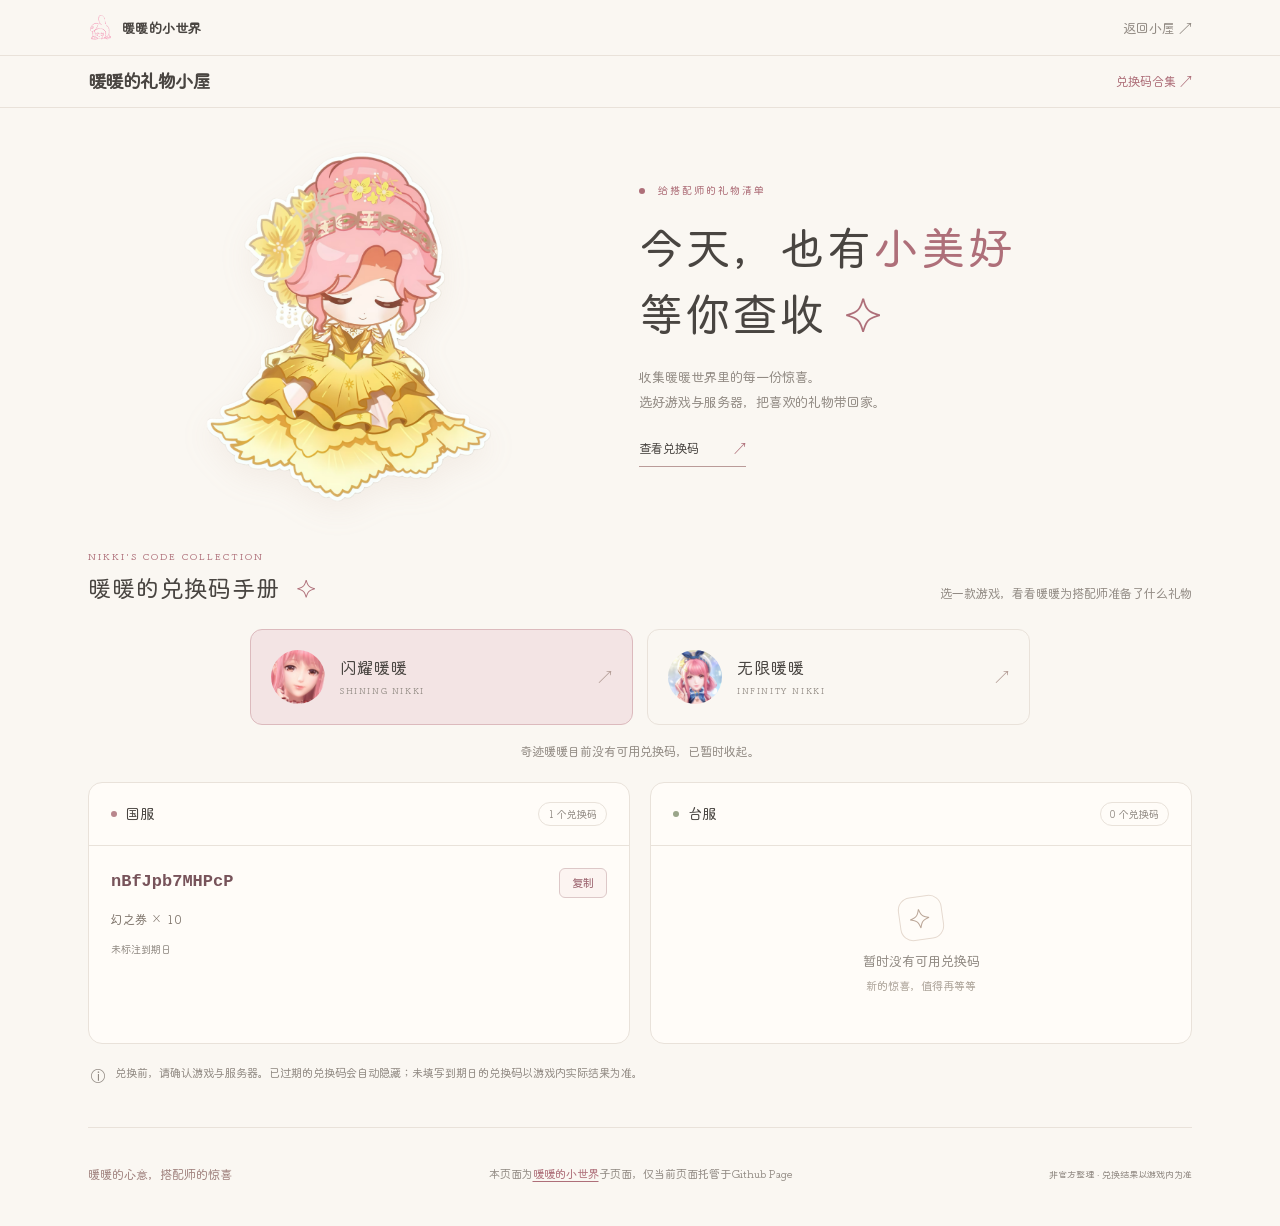
<file: index.html>
<!doctype html>
<html lang="zh-CN">
<head>
  <meta charset="utf-8">
  <meta name="viewport" content="width=device-width,initial-scale=1">
  <meta name="theme-color" content="#faf7f2">
  <meta name="description" content="暖暖系列兑换码小站，按游戏与服务器整理，一键复制兑换码。">
  <title>暖暖的礼物小屋</title>
  <link rel="icon" href="nikki_logo.png" type="image/png">
  <link rel="apple-touch-icon" href="nikki_logo.png">
  <link rel="stylesheet" href="style.css">
  <link rel="stylesheet" href="images.css">
  <link rel="stylesheet" href="fonts.css">
  <script src="app.js" defer></script>
</head>
<body>
  <header class="site-bar">
    <div class="bar-inner">
      <a class="world-brand" href="https://nikki.su"><img src="nikki_logo.png" alt="" width="25" height="25">暖暖的小世界</a>
      <a class="return-link" href="https://nikki.su">返回小屋 ↗</a>
    </div>
  </header>
  <div class="local-bar">
    <div class="bar-inner">
      <a class="local-title" href="/" aria-current="page">暖暖的礼物小屋</a>
      <a class="local-link" href="#collection">兑换码合集 ↗</a>
    </div>
  </div>
  <main>
    <section class="hero">
      <figure class="hero-illustration" tabindex="0" aria-describedby="image-credit">
        <img src="IMG_5644.PNG" alt="身穿黄色花朵礼裙的暖暖" width="1592" height="1978" fetchpriority="high">
        <figcaption id="image-credit" role="tooltip">该素材来源于必胜客 x 无限暖暖联动</figcaption>
      </figure>
      <div class="hero-copy"><p class="eyebrow"><span></span> 给搭配师的礼物清单</p><h1>今天，也有<span>小美好</span><br>等你查收<span class="title-star">✧</span></h1><p class="intro">收集暖暖世界里的每一份惊喜。<br>选好游戏与服务器，把喜欢的礼物带回家。</p><a class="hero-link" href="#collection">查看兑换码 <span>↗</span></a></div>
    </section>
    <section id="collection" aria-label="兑换码合集">
      <div class="collection-title"><div><p class="eyebrow">NIKKI'S CODE COLLECTION</p><h2>暖暖的兑换码手册 <span>✧</span></h2></div><p>选一款游戏，看看暖暖为搭配师准备了什么礼物</p></div>
      <div class="game-tabs" role="tablist" aria-label="选择游戏">
        <button class="game-tab" id="tab-miracle" role="tab" aria-selected="true" aria-controls="game-panel" data-game="miracle"><span class="game-icon"><img src="Love_Nikki_logo.avif" alt="" width="54" height="54"></span><span><strong>奇迹暖暖</strong><small>LOVE NIKKI</small></span><span class="tab-arrow">↗</span></button>
        <button class="game-tab" id="tab-shining" role="tab" aria-selected="false" aria-controls="game-panel" tabindex="-1" data-game="shining"><span class="game-icon"><img src="Shining_Nikki_logo.avif" alt="" width="54" height="54"></span><span><strong>闪耀暖暖</strong><small>SHINING NIKKI</small></span><span class="tab-arrow">↗</span></button>
        <button class="game-tab" id="tab-infinity" role="tab" aria-selected="false" aria-controls="game-panel" tabindex="-1" data-game="infinity"><span class="game-icon"><img src="Infinity_Nikki_logo.avif" alt="" width="54" height="54"></span><span><strong>无限暖暖</strong><small>INFINITY NIKKI</small></span><span class="tab-arrow">↗</span></button>
      </div>
      <p id="miracle-empty-note" class="game-availability-note" hidden>奇迹暖暖目前没有可用兑换码，已暂时收起。</p>
      <div id="game-panel" role="tabpanel" aria-labelledby="tab-miracle" aria-busy="true"><div id="servers" class="servers"></div></div>
      <aside class="notice"><span>ⓘ</span><p>兑换前，请确认游戏与服务器。已过期的兑换码会自动隐藏；未填写到期日的兑换码以游戏内实际结果为准。</p></aside>
    </section>
    <footer><span>暖暖的心意，搭配师的惊喜</span><p>本页面为<a href="https://nikki.su">暖暖的小世界</a>子页面，仅当前页面托管于Github Page</p><small>非官方整理 · 兑换结果以游戏内为准</small></footer>
  </main>
  <div id="toast" class="toast" role="status" aria-live="polite"></div>
</body>
</html>
</file>
<file: style.css>
:root{color-scheme:light;--paper:#faf7f2;--ink:#494541;--muted:#928b84;--rose:#ae6f79;--line:#e9e2da;--pink:#f3e4e4}*{box-sizing:border-box}html{scroll-behavior:smooth;scroll-padding-top:24px}body{margin:0;background:var(--paper);color:var(--ink);font-family:"Microsoft YaHei","PingFang SC",sans-serif;font-size:14px}button,a{-webkit-tap-highlight-color:transparent}button{font:inherit;cursor:pointer}a{color:inherit;text-decoration:none}button:focus-visible,a:focus-visible{outline:3px solid #ae6f79;outline-offset:5px}.topbar{max-width:1280px;margin:auto;padding:26px 48px;display:flex;align-items:center;justify-content:space-between;border-bottom:1px solid var(--line)}.brand{display:flex;align-items:center;gap:10px;font-weight:700;letter-spacing:1px}.brand-icon{color:var(--rose);font-size:29px}.brand-note{font-size:9px;letter-spacing:2px;color:var(--muted);margin-left:12px;font-weight:400}.top-note{font-size:12px;color:var(--muted)}.top-note span{margin-left:20px;color:var(--rose)}main{max-width:1184px;padding:0 40px;margin:auto}.hero{display:grid;grid-template-columns:1.15fr 1fr;min-height:410px;align-items:center;padding:40px 35px 42px;gap:35px}.eyebrow{font-size:10px;letter-spacing:2px;color:var(--rose);margin:0 0 19px}.eyebrow>span{display:inline-block;width:6px;height:6px;border-radius:50%;background:var(--rose);margin-right:8px;vertical-align:middle}h1{font-size:44px;line-height:1.5;letter-spacing:3px;margin:0;font-weight:500}h1>span:not(.title-star){color:var(--rose)}.title-star{font-size:44px;color:var(--rose);margin-left:17px}.intro{color:var(--muted);font-size:13px;line-height:1.95;margin:17px 0 23px}.hero-link{display:inline-flex;align-items:center;gap:35px;font-size:12px;border-bottom:1px solid #ba9b99;padding-bottom:9px}.hero-link span{color:var(--rose)}.hero-art{position:relative;height:300px;background:radial-gradient(ellipse,#f0e4de 0%,transparent 67%)}.orbit{position:absolute;width:320px;height:235px;border:1px solid #e4d9cf;border-radius:50%;left:50%;top:50%;transform:translate(-50%,-50%) rotate(-24deg)}.gift{position:absolute;width:176px;height:157px;left:50%;top:51%;transform:translate(-50%,-50%) rotate(-10deg)}.gift-box{position:absolute;top:46px;left:9px;width:159px;height:119px;background:linear-gradient(110deg,#efc4c6,#d9a8af);border-radius:4px 4px 12px 12px;box-shadow:inset -12px -5px 20px #c7949a33}.gift-lid{position:absolute;top:34px;left:0;width:178px;height:29px;background:#efcbcc;border-radius:5px;z-index:3;box-shadow:0 5px 3px #ae6f7920}.gift-ribbon{position:absolute;top:34px;bottom:-8px;width:28px;background:#fff0d7;left:74px;z-index:4;box-shadow:inset 5px 0 9px #ffffff55}.bow{position:absolute;top:-7px;width:63px;height:45px;border:12px solid #f9e7c8;z-index:5}.bow-left{left:29px;border-radius:65% 65% 0 65%;transform:rotate(18deg)}.bow-right{left:85px;border-radius:65% 65% 65% 0;transform:rotate(-18deg)}.gift-tag{position:absolute;left:113px;top:77px;z-index:6;background:#fffaf0;padding:15px 9px 8px;font-family:Georgia,serif;font-size:11px;line-height:1.6;text-align:center;transform:rotate(24deg);box-shadow:0 3px 10px #91697020}.gift-tag span{display:block;color:var(--rose);font-size:19px}.gift-shadow{position:absolute;left:50%;bottom:32px;width:175px;height:20px;background:#baa09b33;filter:blur(12px);border-radius:50%;transform:translateX(-50%)}.art-spark{position:absolute;color:#b99981}.spark-one{font-size:45px;left:13%;top:24%}.spark-two{font-size:26px;right:10%;bottom:21%}.art-label{position:absolute;bottom:3px;width:100%;text-align:center;font-size:9px;color:#aa9485;letter-spacing:3px}.art-label span{padding-left:10px}.collection-title{display:flex;justify-content:space-between;align-items:end;margin:6px 0 24px}.collection-title .eyebrow{font-size:9px;margin-bottom:10px}h2{font-size:23px;font-weight:500;letter-spacing:1px;margin:0}h2 span{color:var(--rose);margin-left:8px}.collection-title>p{font-size:12px;color:var(--muted);margin:0 0 3px}.game-tabs{display:grid;grid-template-columns:repeat(3,1fr);gap:14px;margin-bottom:27px}.game-tab{border:1px solid var(--line);background:transparent;border-radius:12px;text-align:left;padding:20px;display:flex;align-items:center;gap:15px;color:var(--ink);transition:background .2s,border-color .2s}.game-tab:hover{background:#f6edE8}.game-tab[aria-selected=true]{background:var(--pink);border-color:#dcbabd}.game-icon{width:43px;height:43px;display:grid;place-items:center;background:#fff9f5;border-radius:50%;font-size:27px;color:var(--rose)}.game-tab strong{display:block;font-size:16px;font-weight:500;letter-spacing:1px}.game-tab small{display:block;color:var(--muted);font-size:8px;letter-spacing:1.6px;margin-top:7px}.tab-arrow{margin-left:auto;color:#b59f98}.servers{display:grid;grid-template-columns:1fr 1fr;gap:20px}.server{border:1px solid var(--line);border-radius:14px;background:#fffcf8;overflow:hidden}.server-header{display:flex;align-items:center;gap:9px;padding:19px 22px;border-bottom:1px solid var(--line)}.server-header h3{font-size:14px;font-weight:500;margin:0}.server-dot{width:6px;height:6px;border-radius:50%;background:#b9868d}.server:nth-child(2) .server-dot{background:#9aa58a}.count{margin-left:auto;font-size:10px;color:var(--muted);border:1px solid var(--line);border-radius:20px;padding:4px 9px}.empty{min-height:197px;display:flex;flex-direction:column;align-items:center;justify-content:center;padding:30px;color:var(--muted);text-align:center}.empty-symbol{width:44px;height:44px;display:grid;place-items:center;border:1px solid #e6dad0;border-radius:13px;font-size:25px;color:#baa596;transform:rotate(-8deg);margin-bottom:12px}.empty p{font-size:13px;margin:0 0 8px}.empty small{font-size:11px;color:#aea59b}.code-list{padding:0 22px}.code-card{padding:22px 0;border-bottom:1px dashed var(--line)}.code-card:last-child{border:0}.code-top{display:flex;align-items:start;gap:15px;justify-content:space-between}.code-value{font-family:Consolas,"Microsoft YaHei",monospace;font-size:17px;line-height:1.6;color:#77535a;word-break:break-all;user-select:all}.copy{flex-shrink:0;border:1px solid #ddc8c8;border-radius:6px;background:#fcf4f1;color:#9a626d;padding:6px 12px;font-size:11px}.copy:hover{background:#f1dfdf}.reward{font-size:12px;color:#80766d;line-height:1.8;margin:11px 0}.expiry{font-size:10px;color:var(--muted)}.notice{display:flex;gap:10px;align-items:start;color:var(--muted);font-size:11px;line-height:1.8;margin:20px 0 38px;padding:0 3px}.notice>span{font-size:14px}.notice p{margin:0}footer{border-top:1px solid var(--line);padding:25px 0 30px;display:flex;align-items:center;justify-content:space-between;color:var(--muted);gap:15px}footer>span{color:#a1837f;font-size:12px}footer p{font-size:11px}footer small{font-size:9px}.toast{position:fixed;bottom:30px;left:50%;transform:translate(-50%,12px);background:#695752;color:#fff;padding:12px 22px;border-radius:10px;opacity:0;pointer-events:none;transition:.2s;max-width:90vw;z-index:10}.toast.visible{opacity:1;transform:translate(-50%,0)}.retry{margin-top:12px}.error{color:#a36368}@media(min-width:1500px){.hero{min-height:450px}}@media(max-width:700px){.topbar{padding:17px 20px}.brand-note,.top-note{display:none}main{padding:0 20px}.hero{padding:33px 0 30px;gap:0;grid-template-columns:1fr .7fr;min-height:320px}h1{font-size:29px;letter-spacing:1px}.title-star{font-size:25px;margin-left:4px}.intro{font-size:11px}.eyebrow{font-size:9px;letter-spacing:1px}.hero-art{transform:scale(.7);transform-origin:center;width:200px;justify-self:center}.orbit{width:230px}.collection-title>p{display:none}h2{font-size:20px}.game-tabs{gap:7px;margin-bottom:19px}.game-tab{padding:14px 6px;flex-direction:column;gap:9px;text-align:center;border-radius:10px}.game-tab strong{font-size:13px}.game-tab small{font-size:6px;letter-spacing:.5px}.tab-arrow{display:none}.game-icon{width:34px;height:34px;font-size:23px}.servers{grid-template-columns:1fr;gap:15px}.empty{min-height:164px}.server-header{padding:16px 19px}footer{flex-wrap:wrap;justify-content:center;text-align:center;gap:7px}footer p{width:100%;margin:3px}footer small{width:100%}}@media(max-width:390px){.hero{grid-template-columns:1fr}.hero-art{display:none}}@media(prefers-reduced-motion:reduce){html{scroll-behavior:auto}*{transition:none!important}}
</file>
<file: images.css>
.site-bar { border-bottom: 1px solid var(--line); background: var(--paper); }
.bar-inner { max-width: 1184px; min-height: 55px; margin: auto; padding: 0 40px; display: flex; align-items: center; justify-content: space-between; gap: 20px; }
.world-brand { display: flex; align-items: center; gap: 9px; color: var(--ink); font-size: 13px; font-weight: 700; letter-spacing: .02em; }
.world-brand img { width: 25px; height: 25px; object-fit: contain; }
.return-link { color: var(--muted); font-size: 13px; }
.return-link:hover, .local-link:hover { color: var(--rose); }
.local-bar { position: sticky; top: 0; z-index: 5; border-bottom: 1px solid var(--line); background: color-mix(in srgb, var(--paper) 92%, transparent); backdrop-filter: blur(18px); -webkit-backdrop-filter: blur(18px); }
.local-bar .bar-inner { min-height: 51px; }
.local-title { color: var(--ink); font-size: 18px; font-weight: 700; letter-spacing: -.03em; }
.local-link { color: var(--rose); font-size: 12px; }
@media (max-width: 700px) {
  .bar-inner { min-height: 50px; padding-left: 20px; padding-right: 20px; }
  .world-brand, .return-link { font-size: 12px; }
  .local-title { font-size: 16px; }
}
footer { flex-wrap: wrap; }
footer > span, footer > small { flex-shrink: 0; }
footer > p { line-height: 1.9; flex: 1 1 420px; text-align: center; }
footer a { color: var(--rose); text-decoration: underline; text-underline-offset: 3px; }
.collection-title { gap: 20px; }
@media (max-width: 700px) {
  .collection-title { align-items: flex-start; flex-direction: column; gap: 12px; }
  .collection-title > p { display: block; line-height: 1.8; }
}
.hero {
  grid-template-columns: minmax(0, 1fr) minmax(0, 1.15fr);
  gap: 65px;
}
.hero-illustration {
  position: relative;
  justify-self: center;
  width: min(100%, 285px);
  margin: 0;
  outline-offset: 8px;
}
.hero-illustration > img {
  display: block;
  width: 100%;
  height: auto;
  filter: drop-shadow(0 10px 15px #b98d7918);
}
.hero-illustration figcaption {
  position: absolute;
  bottom: 8px;
  left: 50%;
  transform: translate(-50%, 6px);
  width: max-content;
  max-width: 100%;
  padding: 10px 14px;
  border-radius: 9px;
  background: #695752;
  color: #fffaf5;
  font-size: 12px;
  line-height: 1.6;
  text-align: center;
  opacity: 0;
  visibility: hidden;
  transition: opacity .2s, transform .2s;
  pointer-events: none;
}
.hero-illustration:hover figcaption,
.hero-illustration:focus figcaption {
  opacity: 1;
  visibility: visible;
  transform: translate(-50%, 0);
}
.hero-illustration:focus-visible { outline: 2px solid var(--rose); border-radius: 12px; }
.game-icon { width: 54px; height: 54px; flex-shrink: 0; border-radius: 50%; overflow: hidden; }
.game-icon img { display: block; width: 100%; height: 100%; object-fit: cover; }
.game-tab[hidden] { display: none; }
.game-tabs.is-reduced { grid-template-columns: repeat(2, minmax(0, 1fr)); max-width: 780px; margin-left: auto; margin-right: auto; }
.game-availability-note { margin: -9px auto 22px; color: var(--muted); font-size: 12px; text-align: center; }
@media (max-width: 700px) {
  .hero { grid-template-columns: minmax(0, .8fr) minmax(0, 1fr); gap: 18px; }
  .hero h1 { font-size: clamp(20px, 4.4vw, 29px); }
  .hero .title-star { font-size: 22px; }
  .hero-illustration { width: min(100%, 240px); }
  .game-icon { width: 46px; height: 46px; }
  .game-tabs.is-reduced { max-width: none; }
}
@media (max-width: 480px) {
  .hero { grid-template-columns: 1fr; gap: 24px; }
  .hero-illustration { width: 190px; }
  .hero-copy { justify-self: center; width: max-content; max-width: 100%; }
  .hero h1 { font-size: 29px; }
}
</file>
<file: fonts.css>
/* 使用同目录下的原版字体，加载期间先显示系统字体。 */
@font-face {
  font-family: 'zzby';
  src: url('./zzby.ttf') format('truetype');
  font-weight: normal;
  font-style: normal;
  font-display: swap;
}

/* 覆盖标题、表单控件、兑换码和礼盒标签中的独立字体设置。 */
html, body, body *, body *::before, body *::after {
  font-family: 'zzby', 'Microsoft YaHei', 'PingFang SC', sans-serif;
}
</file>
